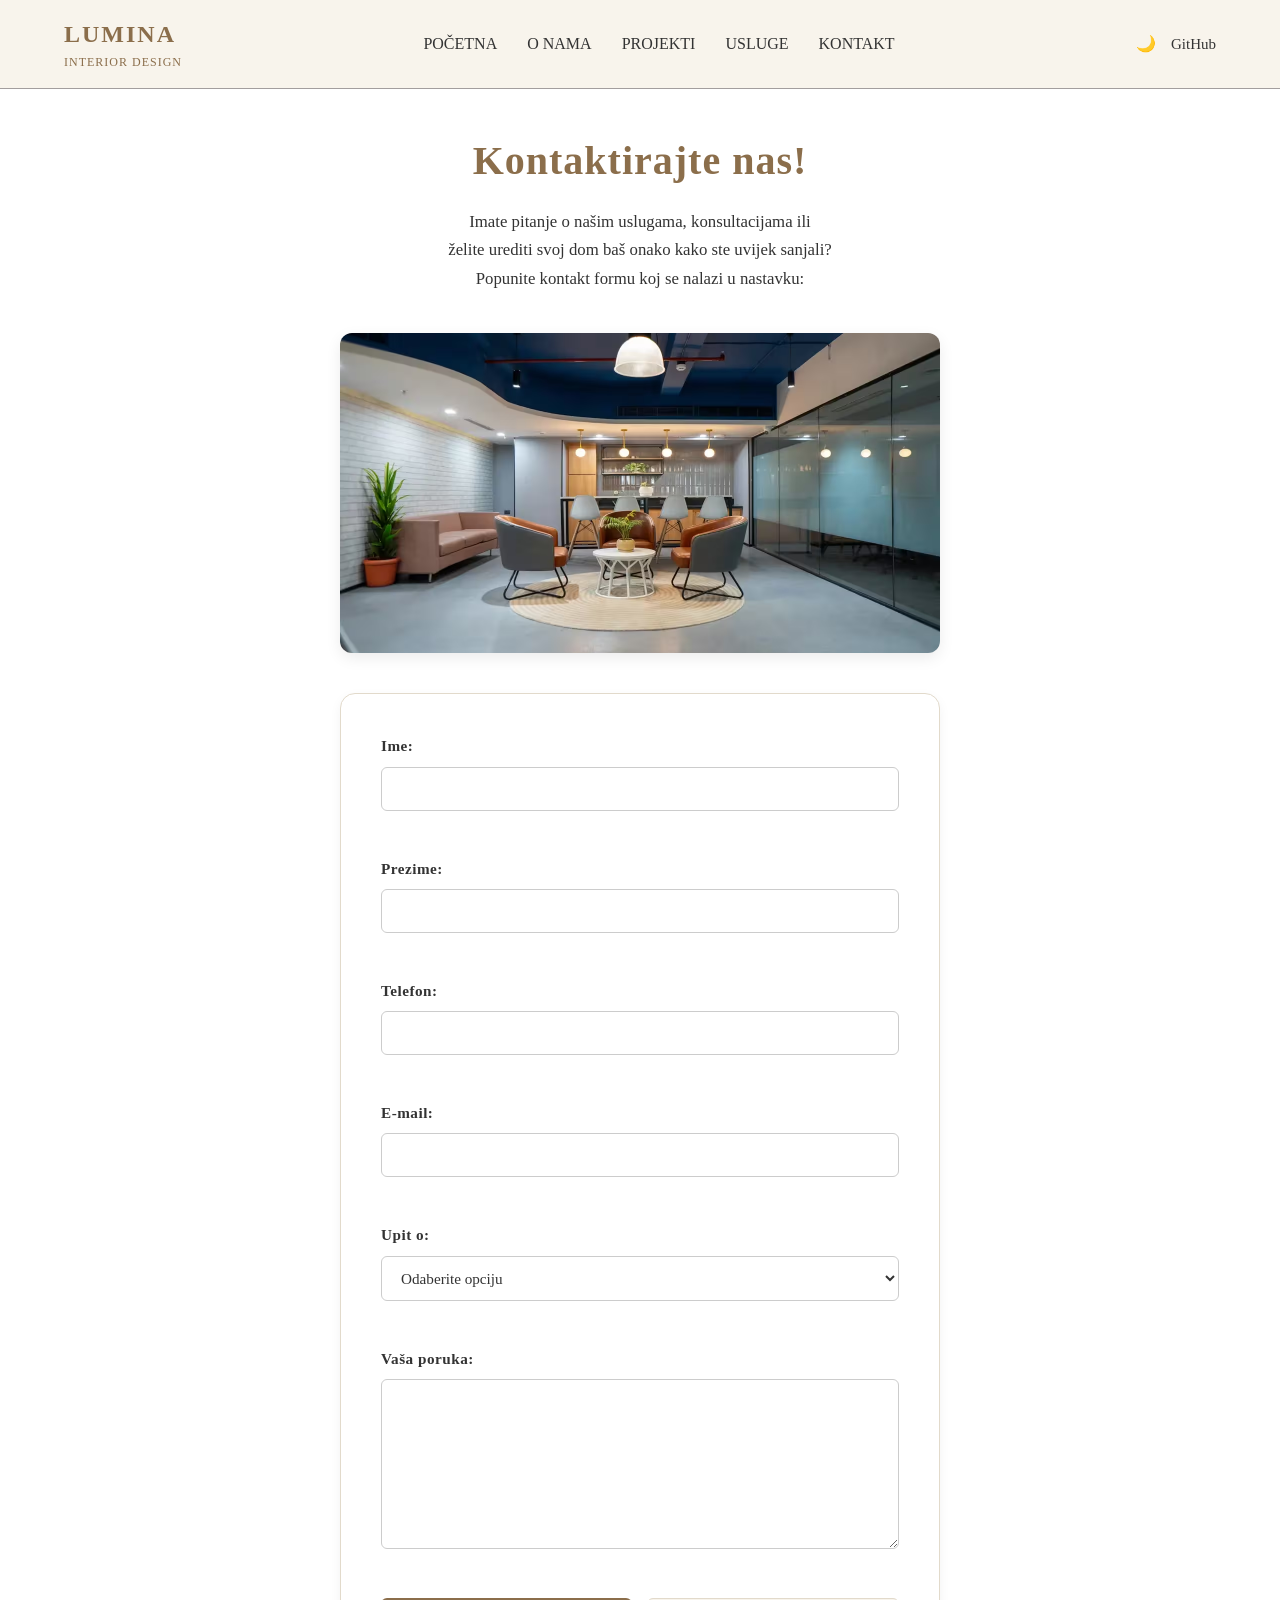
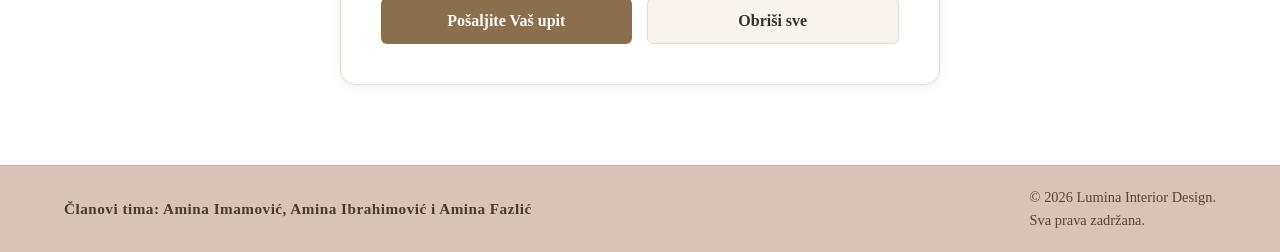
<file: kontakt.html>
<!DOCTYPE html>
<html lang="bs">
<head>
    <meta charset="UTF-8">
    <meta name="viewport" content="width=device-width, initial-scale=1.0">
    <title>Lumina Interior Design | Početna</title>
     <link rel="icon" type="images/png" href="images/logo.png">
    <link rel="stylesheet" href="css/tptpstil.css">
</head>

<body>
    <header>
      <div class="logo">
        LUMINA <span>INTERIOR DESIGN</span>
      </div>

      <nav class="main-nav">
        <ul>
            <li><a href="index.html">POČETNA</a></li>
            <li><a href="index.html">O NAMA</a></li>
            <li><a href="sadrzaj.html">PROJEKTI</a></li>
            <li><a href="sadrzaj.html">USLUGE</a></li>
            <li><a href="kontakt.html">KONTAKT</a></li>
        </ul>
      </nav>
        <ul>
            <li><button id="dark-mode-toggle">🌙</button></li>
            <li><a href="https://github.com/AminaImamovic/Grupa12-TPTP-2026" target="_blank">GitHub</a></li>
         </ul>
    </header>

   <main>
      <section>
    <h1 class="kontakt-naslov">Kontaktirajte nas!</h1>
    <p>Imate pitanje o našim uslugama, konsultacijama ili<br>želite urediti svoj dom baš onako kako ste uvijek sanjali?<br>
       Popunite kontakt formu koj se nalazi u nastavku:</p>
      </section>

      <figure>
      <picture> <!--AI alat Gemini sugerisao da dodam i .webp format slike a nakon predavanja dodala sam i .avif format-->
      <source srcset="images/ured.avif" type="image/avif">
      <source srcset="images/ured.webp" type="image/webp">
      <img src="images/ured.jpg" alt="Naš moderno dizajnirani ured u Tuzli">
      </picture>
      </figure>

      <section> <!--IME-->
       <form id="kontakt-forma" novalidate>

        <div class="polje">
        <label for="ime">Ime:</label>
        <input type="text" id="ime" name="ime">
        <span class="greška" id="greska-ime"></span>
        </div>

             <!--PREZIME-->
        <div class="polje">
        <label for="prezime">Prezime:</label>
        <input type="text" id="prezime" name="prezime">
        <span class="greška" id="greska-prezime"></span>
        </div>
            <!--BR TEL-->
        <div class="polje">
        <label for="telefon">Telefon:</label>
        <input type="text" id="telefon" name="telefon">
        <span class="greška" id="greska-telefon"></span>
        </div>
                <!--E-MAIL-->
        <div class="polje">
        <label for="email">E-mail:</label>
        <input type="email" id="email" name="email">
        <span class="greška" id="greska-email"></span>
        </div>
              <!--MENU-->
        <div class="polje">
        <label for="upit-o">Upit o:</label>
        <select id="upit-o" name="upit-o">
         <option value="">Odaberite opciju</option>
         <option value="usluge">Vrste i cijene usluga</option>
         <option value="konsultacije">Besplatne konsultacije</option>
         <option value="san">Uređenje Vašeg doma</option>
        </select>
        <span class="greška" id="greska-menu"></span>
        </div>
          <!--PORUKA KORISNIKA-->
        <div class="polje">
        <label for="poruka">Vaša poruka:</label>
        <textarea id="poruka" name="poruka" rows="8"></textarea>
        <span class="greška" id="greska-poruka"></span>
        </div>
        <!--DUGMAD-->
        <div class="dugme">
          <button type="submit">Pošaljite Vaš upit</button>
          <button type="reset">Obriši sve</button>
        </div>

       </form> 
      </section>
    <footer>
       <p>Članovi tima: Amina Imamović, Amina Ibrahimović i Amina Fazlić </p>
      <p>&copy; 2026 Lumina Interior Design.<br>Sva prava zadržana.</p></footer>
  </main>
<script src="js/tptpskripte.js"></script>
</body>
</html>
</file>
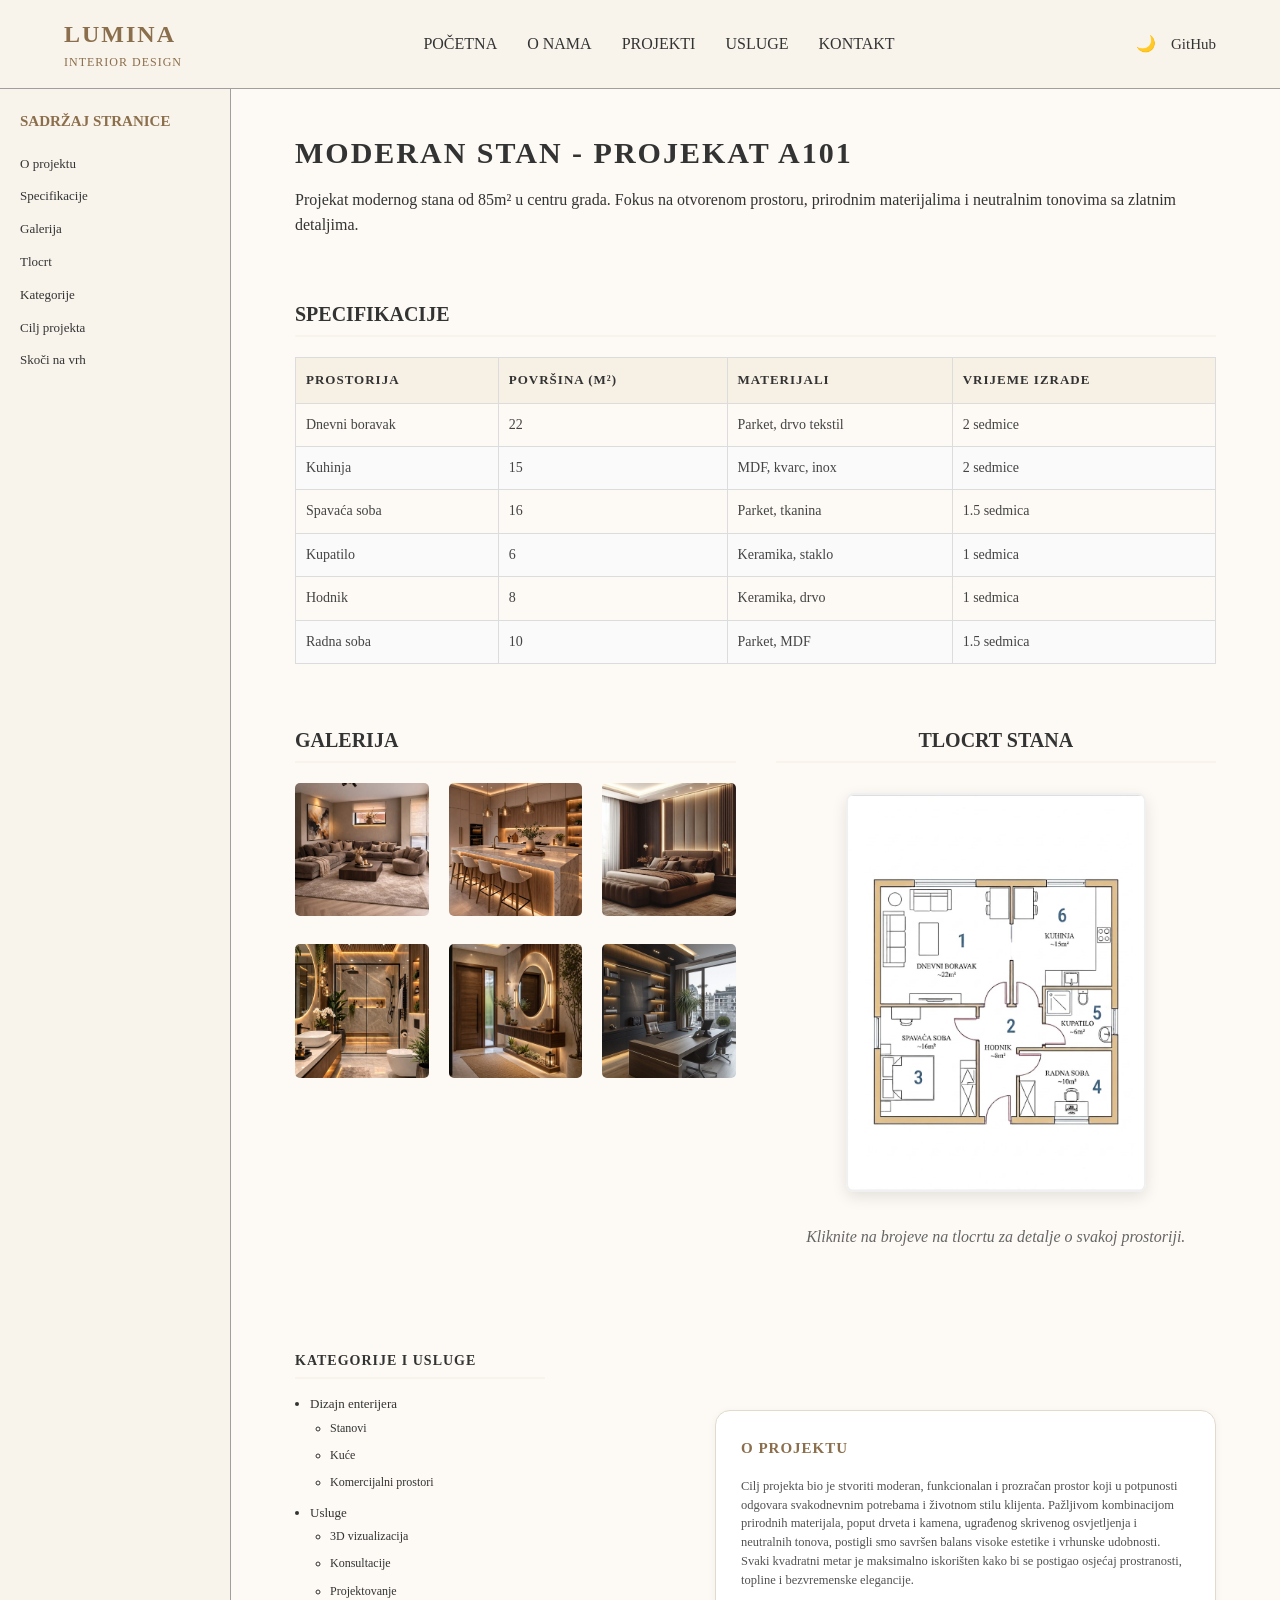
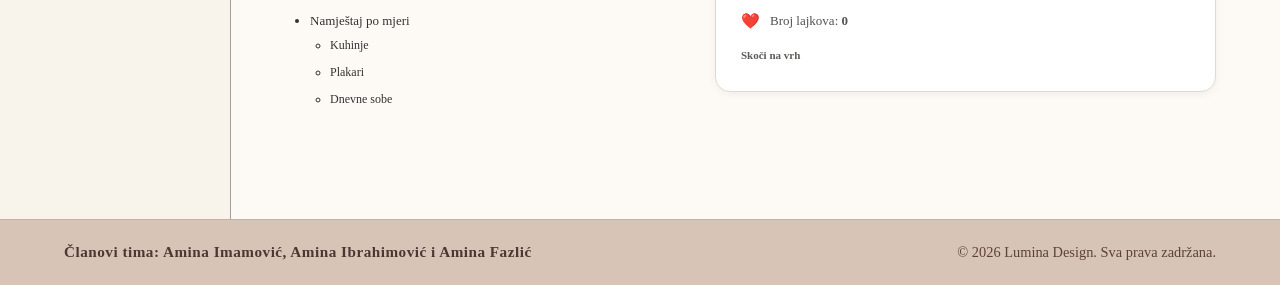
<file: sadrzaj.html>
<!DOCTYPE html>
<html lang="bs">
<head>
    <meta charset="UTF-8">
    <meta name="viewport" content="width=device-width, initial-scale=1.0">
    <title>Lumina Interior Design | Projekat A101</title>
    <link rel="icon" type="images/png" href="images/logo.png">
    <link rel="stylesheet" href="css/tptpstil.css">
</head>

<body id="vrh">
    <header>
      <div class="logo">
        LUMINA <span>INTERIOR DESIGN</span>
      </div>

      <nav class="main-nav">
        <ul>
            <li><a href="index.html">POČETNA</a></li>
            <li><a href="index.html">O NAMA</a></li>
            <li><a href="#specifikacije">PROJEKTI</a></li>
            <li><a href="#kategorije1">USLUGE</a></li>
            <li><a href="kontakt.html">KONTAKT</a></li>
        </ul>

      </nav>
        <ul>
            <!--'aria-label' je dodan na prijedlog AI-ja-->
            <li><button id="dark-mode-toggle" aria-label="Prebaci u tamni režim">🌙</button></li>
            <li><a href="https://github.com/AminaImamovic/Grupa12-TPTP-2026" target="_blank">GitHub</a></li>
         </ul>
    </header>

    <div class="stranica-sadrzaj">

    <!--Interni bookmark linkovi podešeni su uz pomoć AI-ja radi lakše navigacije. -->
    <!--Razumije se da atribut 'href="#specifikacije"' traži element na stranici koji ima jedinstveni 'id="specifikacije"' i automatski skrola ekran do njega-->
    <aside class="lijevo">
        <h3>Sadržaj stranice</h3>
        <nav>
        <ul>
            <li><a href="#o-projektu">O projektu</a></li>
            <li><a href="#specifikacije">Specifikacije</a></li>
            <li><a href="#galerija">Galerija</a></li>
            <li><a href="#tlocrt">Tlocrt</a></li>
            <li><a href="#kategorije1">Kategorije</a></li>
            <li><a href="#cilj-projekta">Cilj projekta</a></li>
            <li><a href="#vrh">Skoči na vrh</a></li>
        </ul>
        </nav>
    </aside>

    <main class="sredina">
    <article id="o-projektu">
        <h2>MODERAN STAN - PROJEKAT A101</h2>
        <p>Projekat modernog stana od 85m² u centru grada. Fokus na otvorenom prostoru, prirodnim materijalima i neutralnim tonovima sa zlatnim detaljima.</p>
    </article>

    <section id="specifikacije">
        <h3>SPECIFIKACIJE</h3>
        <table>
          <thead>
            <tr>
                <th>Prostorija</th>
                <th>Površina (m²)</th>
                <th>Materijali</th>
                <th>Vrijeme izrade</th>
            </tr>
            </thead>
            <tbody>
            <tr>
                <td>Dnevni boravak</td>
                <td>22</td>
                <td>Parket, drvo tekstil</td>
                <td>2 sedmice</td>
            </tr>
            <tr>
                <td>Kuhinja</td>
                <td>15</td>
                <td>MDF, kvarc, inox</td>
                <td>2 sedmice</td>
            </tr>
            <tr>
                <td>Spavaća soba</td>
                <td>16</td>
                <td>Parket, tkanina</td>
                <td>1.5 sedmica</td>
            </tr>
            <tr>
                <td>Kupatilo</td>
                <td>6</td>
                <td>Keramika, staklo</td>
                <td>1 sedmica</td>
            </tr>
            <tr>
                <td>Hodnik</td>
                <td>8</td>
                <td>Keramika, drvo</td>
                <td>1 sedmica</td>
            </tr>
            <tr>
                <td>Radna soba</td>
                <td>10</td>
                <td>Parket, MDF</td>
                <td>1.5 sedmica</td>
            </tr>
            </tbody>
        </table>
    </section>

    <div class="galerija-tlocrt">
        <section id="galerija">
        <h3>GALERIJA</h3>
        <div class="galerija">  
          <picture> 
            <source srcset="images/dnevni_boravak.webp" type="image/webp">
            <img src="images/dnevni_boravak.jpg" alt="Dnevni boravak">
          </picture>
            <img src="images/kuhinja.jpg" alt="Kuhinja">
            <img src="images/spavaca_soba.jpg" alt="Spavaća soba">
            <img src="images/kupatilo.jpg" alt="Kupatilo">
            <img src="images/hodnik.jpg" alt="Hodnik">
            <img src="images/radna_soba.jpg" alt="Radna soba"> 
        </div>
    </section>

    <section id="tlocrt">
        <h3>TLOCRT STANA</h3>
        <img src="images/tlocrt.jpg" usemap="#stanmap" alt="Tlocrt stana A101"> <!--Slika geenerisana putem AI-->
        
        <!--Koordinate za Image Map određene su uz pomoć AI-ja-->
        <map name="stanmap">
            <area shape="circle" coords="120,145,25" href="#specifikacije" alt="Dnevni boravak">
            <area shape="circle" coords="200,125,25" href="#specifikacije" alt="Kuhinja">
            <area shape="circle" coords="80,270,25" href="#specifikacije" alt="Spavaća soba">
            <area shape="circle" coords="250,200,25" href="#specifikacije" alt="Kupatilo">
            <area shape="circle" coords="165,210,25" href="#specifikacije" alt="Hodnik">
            <area shape="circle" coords="250,270,25" href="#specifikacije" alt="Radna soba">
        </map>
        <p>Kliknite na brojeve na tlocrtu za detalje o svakoj prostoriji.</p>
      </section>
    </div>

    <div class="kategorije1-cilj">
    <section id="kategorije1">
    <h3>KATEGORIJE I USLUGE</h3>
    <ul>
        <li>Dizajn enterijera
        <ul>
            <li>Stanovi</li>
            <li>Kuće</li>
            <li>Komercijalni prostori</li>
        </ul>
      </li>
        <li>Usluge
        <ul>
            <li>3D vizualizacija</li>
            <li>Konsultacije</li>
            <li>Projektovanje</li>            
        </ul>
      </li>
        <li>Namještaj po mjeri
        <ul>
            <li>Kuhinje</li>
            <li>Plakari</li>
            <li>Dnevne sobe</li>
        </ul>
      </li>
    </ul>     
    </section>

    <section id="cilj-projekta" class="cilj-box">
        
        <h3>O projektu</h3>
        <p>Cilj projekta bio je stvoriti moderan, funkcionalan i prozračan prostor koji u potpunosti odgovara svakodnevnim potrebama i životnom stilu klijenta. Pažljivom kombinacijom prirodnih materijala, poput drveta i kamena, ugrađenog skrivenog osvjetljenja i neutralnih tonova, postigli smo savršen balans visoke estetike i vrhunske udobnosti. Svaki kvadratni metar je maksimalno iskorišten kako bi se postigao osjećaj prostranosti, topline i bezvremenske elegancije.</p>
        
        <div class="lajk">
        <button id="lajk-dugme">❤️</button>
        <p>Broj lajkova: <strong id="broj-lajkova">0</strong></p>
        </div>
        
        <div class="vrh">
      <a href="#vrh" class="vrh-link">Skoči na vrh</a>
    </div>
   
    </section>
    </div>
    </main>
    </div>

    <!--Oznaka '©' je generirana uz pomoć AI. -->
    <!--Razumije se da oznaka '©' predstavlja kodiranu sintaksu koju pretraživač automatski prepoznaje i na ekranu ispisuje kao standardni znak za copyright ©.-->
    <footer>
        <p>Članovi tima: Amina Imamović, Amina Ibrahimović i Amina Fazlić </p>
      <p>&copy; 2026 Lumina Design. Sva prava zadržana.</p>
    </footer>

    <script src="js/tptpskripte.js"></script>

    </body>
</html>
</file>
<file: css/tptpstil.css>
/* =========ZAJEDNICKO ZA SVE STRANICE==============*/
:root {
    /*Boje za tekst i pozadinu*/
    --glavna-boja: #8b6e4b;
    --tekst-boja: #333333;
    --pozadina-boja: #ffffff;
    --svijetla-boja: #f8f4ec;

    /*Fontovi i razmaci*/
    --glavni-font: 'Georgia', 'Times New Roman', sans-serif;
    --razmak: 20px;
}


/* Resetovanje margina i definisanje osnovne tipografije */
* {
    margin: 0;
    padding: 0;
    box-sizing: border-box;
}

body {
    font-family: var(--glavni-font);
    background-color: var(--pozadina-boja);
    color: var(--tekst-boja);
    line-height: 1.6;
}


/* ANIMACIJE (@keyframes) */
/*CSS animacija za naslov kreirana uz pomoć AI */
@keyframes pojavljivanje {
    from {
        opacity: 0;
        transform: translateY(20px);
    }
    to {
        opacity: 1;
        transform: translateY(0);
    }
}


/* ZAJEDNICKI HEADER, NAVIGACIJA I FOOTER */
header {
    display: flex;
    justify-content: space-between;
    align-items: center;
    padding: 15px 5%;
    background-color: var(--svijetla-boja);
    border-bottom: 1px solid #a39e9e;
}
.main-nav ul {
    display: flex;
    list-style: none;
    gap: 30px;
}
.main-nav a {
    text-decoration: none;
    color: var(--tekst-boja);
    font-weight: 500;
    transition: 0.3s ease;
}
.main-nav a:hover {
    color: var(--glavna-boja);
}
.logo {
    font-size: 24px;
    font-weight: bold;
    letter-spacing: 2px;
    color: var(--glavna-boja);
}

.logo span {
    font-size: 12px;
    display: block;
    color: var(--glavna-boja);
    font-weight: normal;
    letter-spacing: 1px;
}

header>ul {
    display: flex;
    gap: 15px;
    list-style: none;
    align-items: center;
}
header>ul a {
    text-decoration: none;
    color: var(--tekst-boja);
    font-size: 15px;
    transition: 0.3s ease;
}
header>ul a:hover {
    color: var(--glavna-boja);
}
#dark-mode-toggle {
    background: none;
    border: none;
    cursor: pointer;
    font-size: 1rem;
}
body.dark-mode{
    --pozadina-boja: #1a1a1a;
    --tekst-boja: #f5f5f5;
    --svijetla-boja: #2d2a26;
}

footer {
    background-color: #d7c4b7; 
    color: #4b3832;            
    padding: 20px 5%;          
    font-size: 0.95rem;
    border-top: 1px solid #c5b0a3;
    
    
    display: flex;
    justify-content: space-between; 
    align-items: center;            
}
footer p {
    margin: 0; 
}
footer p:first-child {
    font-weight: bold;
    letter-spacing: 0.5px;
}
footer p:last-child {
    font-size: 0.9rem;
    color: #5d4037; 
}

/*=================STRANICA SADRŽAJ===================*/


/* Tamni režim */
body.dark-mode .sredina {
    background-color: #22201e;
    border-left: 1px solid #444;
}
body.dark-mode .cilj-box, body.dark-mode th {
    background-color: #2d2a26;
    color: #f5f5f5;
    border-color: #555;
}
body.dark-mode .cilj-box p {
    color: #cfcaca;
}
body.dark-mode .cilj-box p {
    color: #8f8e8e
}
body.dark-mode td {
    border-color: #444;
    color: #ddd;
}
body.dark-mode table tr:nth-child(even){
    background-color: #282523;
}
body.dark-mode table tr:hover{
    background-color: #38332e;
}

.stranica-sadrzaj {
    background-color: var(--svijetla-boja);
    display: flex;
    justify-content: space-between;
    align-items: stretch;
    gap: 0;
    min-height: 100vh;
}


/*Centralni dio (Main) */
.sredina {
    flex: 1;
    padding: 40px 5%;
    background-color: #fdfaf5;
    min-width: 0;
    border-left: 1px solid #a39e9e;
}
.sredina section, .sredina article{
    margin-bottom: 60px;
}
.sredina h2{
    color: var(--tekst-boja);
    font-size: 30px;
    letter-spacing: 2px;
    margin-bottom: 10px;
    animation: pojavljivanje 2.0s ease-out;
}
.sredina h3{
    color: var(--tekst-boja);
    font-size: 20px;
    border-bottom: 2px solid var(--svijetla-boja);
    margin-bottom: 20px;
    padding-bottom: 5px;
}


/* Tabela sa specifikacijama */
table {
    border-collapse: collapse;
    width: 100%;
    max-width: 1000px;
    margin-left: auto;
    margin-right: auto;
    margin-bottom: 30px;
    background-color: transparent;
    table-layout: auto;
}
th {
    background-color: #f7f0e5;
    color: var(--tekst-boja);
    border: 1px solid #dcdcdc;
    padding: 12px 10px;
    text-align: left;
    text-transform: uppercase;
    letter-spacing: 1px;
    font-size: 13px;
}
td{
    padding: 10px;
    border:1px solid #dcdcdc;
    color: #444;
    font-size: 14px;
    text-align: left;
}
table tr:nth-child(even){
    background-color: #fafafa;
}
table tr:hover{
    background-color: #f1ede7;
    transition: 0.3s;
}


/* Galerija i tlocrt (CSS Grid i Image Map) */
.galerija-tlocrt{
    display: flex;
    gap: 40px;
    align-items: flex-start;
    margin-top: 40px;
    width: 100%;
}

#galerija {
    flex: 1;
}
.galerija {
    display: grid;
    grid-template-columns: repeat(3, 1fr);
    gap: 20px;
}
.galerija img {
    width: 100%;
    max-width: 200px;
    aspect-ratio: 1 / 1;
    object-fit: cover;
    border-radius: 5px;
    transition: transform 0.3s ease;
}
.galerija img:hover{
    transform:scale(1.05);
    cursor: pointer;
}

area {
    cursor: pointer;
}

#tlocrt {
    flex: 1;
    text-align: center;
    position: relative;
    z-index: 10;
}
#tlocrt img {
    max-width: 300px;
    width: 100%;
    height: auto;
    object-fit: cover;
    border: 2px solid #f0f0f0;
    box-shadow: 0 5px 15px rgba(0,0,0,0.1);
    margin: 10px auto;
    border-radius: 8px;
    transition: transform 0.3s ease, box-shadow 0.3s ease, border-color 0.3s ease;
}
#tlocrt img:hover {
    transform: scale(1.03);
    box-shadow: 0 10px 25px rgba(0, 0, 0, 0.15);
    border-color: var(--glavna-boja);
}
#tlocrt p {
    font-style: italic;
    color: #666;
    margin-top: 15px;
}


/* Kategorije i cilj projekta (Sa lajk opcijom) */
.kategorije1-cilj {
    display: flex;
    gap: 170px;
    align-items: flex-start;
    justify-content: flex-start;
    margin-top: 40px;
    width: 100%;
    max-width: 1000px;
}
#kategorije1{
    flex: 0 1 auto;
    min-width: 250px;
}
#kategorije1 h3{
    font-size: 14px;
    letter-spacing: 1px;
    margin-bottom: 15px;
}
#kategorije1 ul {
    padding-left: 15px;
    font-size: 13px;
}
#kategorije1 ul li {
    margin-bottom: 8px;
}
#kategorije1 ul li ul {
    padding-left: 20px;
    font-size: 12px;
    margin-top: 4px;
    margin-bottom: 10px;
}

.cilj-box{
    flex: 0 1 600px;
    background-color: #ffffff;
    padding: 25px;
    display:flex;
    flex-direction:column;
    justify-content: space-between;
    border-radius: 15px;
    min-height: 200px;
    border: 1px solid #e2dacb;
    margin-top: 60px;
    box-shadow: 0 2px 8px rgba(0, 0, 0, 0.05);
    transform: translateY(0);
    transition: transform 0.3s ease, box-shadow 0.3s ease, border-color 0.3s ease;
}
.cilj-box:hover {
    transform: translateY(-5px);
    box-shadow: 0 8px 20px rgba(139, 110, 75, 0.15);
    border-color: var(--glavna-boja);
    cursor: pointer;
}

.cilj-box h3 {
    text-transform: uppercase;
    font-size: 15px;
    letter-spacing: 1px;
    margin-bottom: 12px;
    border-bottom: none !important; 
    color: var(--glavna-boja);
}
.cilj-box p{
    font-size:12.5px;
    color: #535252;
    line-height: 1.5;
    margin-bottom: 15px;
}
.cilj-box .vrh {
    margin-top: auto;
    text-align: left;
    padding-top: 10px;
}

.vrh-link {
    text-decoration: none;
    font-family: var(--glavni-font);
    color: #5e5a5a;
    font-size: 11px;
    font-weight: bold;
    transition: color 0.3s ease;
}
.vrh-link:hover{
    color: var(--glavna-boja);
}


/*Bočni meni (Aside) */
aside.lijevo {
    flex: 0 0 230px;
    padding: 20px;
    border-right: none;
    position: sticky;
    top: 5px;
    align-self: flex-start;
}
aside.lijevo h3 {
    color: var(--glavna-boja);
    font-size: 15px;
    margin-bottom: 15px;
    text-transform: uppercase;
}
aside.lijevo ul {
    font-size: 13px;
    list-style: none;
}
aside.lijevo a {
    text-decoration: none;
    color: var(--tekst-boja);
    display: block;
    padding: 6px 0;
    transition: 0.3s ease;
}
aside.lijevo a:hover {
    color: var(--glavna-boja);
    padding-left: 10px;
}

.lajk {
    margin-top:7px;
    display:flex;
    align-items: center;
    gap: 10px;
}

#lajk-dugme {
    background: none;
    border: none;
    font-size: 15px;
    cursor: pointer;
    transition: transform 0.2s ease;
    padding: 0;
}
#lajk-dugme:hover{
    transform: scale(1.2);
}
#lajk-dugme:active {
    transform: scale(0.9);
}
.lajk p {
    font-size: 13px;
    color: #535252;
    margin-bottom: 0;
}


/*===============STRANICA INDEX===========*/
/* Tamni režim */
body.dark-mode {
    background-color: #22201e;
    color: #ffffff;
}
body.dark-mode .o-nama, 
body.dark-mode .proces-rada,
body.dark-mode section.projekti {
    background-color: #22201e;
    color: #ffffff;
}
body.dark-mode .o-nama-tekst p {
    color: #eaddca;
    line-height: 1.7;
    font-size: 1.05rem;
}
body.dark-mode header {
    background-color: #1a1917;
    border-bottom: 1px solid #383532;
}
body.dark-mode .main-nav ul li a {
    color: #ffffff;
}
body.dark-mode .faza-rada {
    background-color: #a19c98; 
}
body.dark-mode .faza-rada p {
    color: #ffffff;
}
body.dark-mode .projekti-grid .projekt-kartica {
    background-color: #2e2b29;
    border: 1px solid #383532;
}
body.dark-mode section.projekti h2,
body.dark-mode aside.kategorije h3,
body.dark-mode aside.lokacija h3 {
    color: #f0edea;
}
body.dark-mode .projekt-kartica h4 {
    color: #f0edea; 
}
body.dark-mode .projekt-kartica p {
    color: #eaddca; 
}
body.dark-mode aside.kategorije,
body.dark-mode aside.lokacija {
    background-color:  #22201e;
    color: #f0edea;
}
body.dark-mode aside.kategorije ul li,
body.dark-mode .kontakt-info p {
    color: #f0edea;
}
body.dark-mode footer {
    background-color: #161514;
    color: #a19c98;
}

html {
    scroll-behavior: smooth; 
}
.hero {
    height: 80vh;
    background-image: linear-gradient(rgba(0, 0, 0, 0.5), rgba(0, 0, 0, 0.5)), 
        url("../images/hero_pozadina.jpg");
     background-size: cover;
     background-position: center;
     display: flex;
     flex-direction: column;
     justify-content: center;
     align-items: flex-start;
     text-align: left;
     padding-left: 10%;
}   
.hero h1 {
    font-size: 4rem;
    color: #d1d1d1;
    margin-bottom: var(--razmak);
    letter-spacing: 2px;
    overflow-wrap: break-word;
}
.hero p {
    font-size: 1.5rem;
    margin-bottom:30px;
    max-width: 600px;
    color: rgba(255, 255, 255, 0.9);
}
.btn-hero {
    display: inline-block;
    padding: 12px 30px;
    background-color: var(--glavna-boja);
    color: #f5f5f5;
    text-decoration: none;
    border-radius: 5px;
    transition: 0.3s ease;
}
.btn-hero:hover {
    background-color:#6d563a;
    transform: translateY(-3px);
}

.o-nama {
    padding: 80px 10%; 
    background-color: #fdfaf5;
}
.o-nama-okvir {
    display: flex;
    align-items: center; 
    gap: 50px;
}
.o-nama-tekst {
    flex: 1; 
}
.o-nama-tekst h2 {
    font-size: 2.5rem;
    color: var(--glavna-boja); 
    margin-bottom: 20px;
    text-transform: none;
}
.o-nama-tekst p {
    line-height: 1.8;
    color: #3d3d3d;
    margin-bottom: 15px;
}
.o-nama-slika {
    flex: 1; 
    display: flex;
    gap: 15px;
    justify-content: center;
    align-items: flex-start;
}
.o-nama-slika img {
    width: 100%;           
    max-width: 280px;      
    height: auto;          
    object-fit: contain;
    border-radius: 10px; 
    box-shadow: 10px 10px 30px rgba(0,0,0,0.1); 
    transition: transform 0.3s ease;
}
.o-nama-slika img:hover {
    transform: scale(1.05);
}

.proces-rada {
    padding: 80px 10%;
    text-align: center;
    background-color: #fdfaf5;
}
.proces-rada h2 {
    margin-bottom: 50px;
    color: var(--glavna-boja);
    font-size: 2rem;
}
.proces-okvir {
    display: flex;
    justify-content: space-between; 
    gap: 30px;
}
.faza-rada {
    flex: 1; 
    padding: 30px;
    background: #ffffff;
    border-radius: 15px;
    box-shadow: 0 5px 15px rgba(0,0,0,0.05);
    transition: transform 0.3s ease;
}
.faza-rada:hover {
    transform: translateY(-10px); 
    border-bottom: 4px solid var(--glavna-boja); 
}
.faza-rada h3 {
    color: #4b3832; 
    margin-bottom: 15px;
    font-size: 1.2rem;
    letter-spacing: 1px;
}
.faza-rada p {
    font-size: 0.95rem;
    line-height: 1.6;
    color: #666; 
}

section.projekti {
    display: flex;
    gap: 30px; 
    padding: 60px 5%;
    background-color: #fdfaf5; 
    align-items: flex-start; 
}
.kategorije { flex: 0 0 250px; }
.lokacija { flex: 0 0 300px; }
main.projekti { flex: 1; }
.kategorije h3 {
    color: #4b3832;
    font-size: 1.1rem;
    letter-spacing: 1px;
    border-bottom: 2px solid #eaddca;
    padding-bottom: 5px;
    margin-bottom: 15px;
}
.kategorije ul {
    list-style: none;
    padding: 0;
    margin-bottom: 35px;
}
.kategorije li {
    padding: 12px 0;
    color: #5d4037;
    border-bottom: 1px solid #eaeaea;
    cursor: pointer;
    transition: 0.3s;
}
.kategorije li:hover {
    color: #eaddca;
    padding-left: 5px;
}
.video-sekcija h3 {
    margin-top: 20px;
}
.video-sekcija h3 {
    margin-top: 20px;
}
.video-sekcija p {
    font-size: 0.9rem;
    margin-bottom: 12px;
    color: inherit; 
}
.video-sekcija iframe {
    width: 100%;
    border-radius: 6px; 
    box-shadow: 0 4px 8px rgba(0, 0, 0, 0.1);
}
main.projekti h2 {
    color: #4b3832;
    text-align: center;
    margin-bottom: 30px;
    letter-spacing: 1px;
}
.projekti-grid {
    display: grid;
    grid-template-columns: repeat(3, 1fr); 
    gap: 25px;
}
.projekt-kartica {
    background: white;
    border-radius: 8px;
    border: 1px solid #eaeaea;
    text-align: center;
    padding-bottom: 20px;
    box-shadow: 0 4px 6px rgba(0,0,0,0.02);
    overflow: hidden;
}
.projekt-kartica img {
    width: 100%;
    height: 260px;     
    object-fit: cover; 
    display: block;
}
.projekt-kartica h4 {
    color: #4b3832;
    margin: 15px 0 5px 0;
    font-size: 1.1rem;
}
.projekt-kartica p {
    color: #777;
    font-size: 0.9rem;
    padding: 0 10px;
    margin-bottom: 15px;
}
.detalji-dugme {
    display: inline-block;     
    background-color: #eaddca; 
    color: #4b3832;           
    border: 1px solid #eaddca; 
    padding: 6px 18px;        
    border-radius: 4px;
    cursor: pointer;
    font-size: 0.8rem;
    font-weight: bold;         
    letter-spacing: 1px;       
    text-decoration: none;     
    transition: 0.3s ease;     
}
.detalji-dugme:hover {
    background-color: #4b3832; 
    color: white;              
    border-color: #4b3832;
}
.projekt-kartica button:hover {
    background-color: #4b3832;
    color: white;
}
.lokacija h3 {
    color: #4b3832;
    font-size: 1.1rem;
    letter-spacing: 1px;
    border-bottom: 2px solid #eaddca;
    padding-bottom: 5px;
    margin-bottom: 15px;
}
.mapa-desno iframe {
    width: 100%;
    height: 300px;
    border-radius: 6px;
    border: none;
    box-shadow: 0 4px 6px rgba(0,0,0,0.02);
}

.animiraj-me {
    opacity: 0;
    transform: translateY(30px);
    transition: opacity 0.6s ease-out, transform 0.6s ease-out;
}
.animiraj-me.prikazi {
    opacity: 1;
    transform: translateY(0);
}
/*===============STRANICA KONTAKT=========*/
/* Stil naslova */
.kontakt-naslov {
    color: var(--glavna-boja);
    font-size: 2.5rem;
    margin-top: 40px;
    margin-bottom: 15px;
    text-align: center;
    letter-spacing: 1px;
    animation: pojavljivanje 1.5s ease-out;
}

main > section:first-of-type p {
    text-align: center;
    max-width: 700px;
    margin: 0 auto 40px auto;
    color: var(--tekst-boja);
    font-size: 1.05rem;
    line-height: 1.7;
    padding: 0 15px;
}

/* Uređivanje slike ureda */
figure {
    max-width: 600px;
    margin: 0 auto 40px auto;
    border-radius: 12px;
    overflow: hidden;
    box-shadow: 0 5px 15px rgba(0, 0, 0, 0.08);
    transition: transform 0.3s ease;
    padding: 0;
}

figure:hover {
    transform: scale(1.01);
}

figure img {
    width: 100%;
    height: 320px;
    object-fit: cover;
    display: block;
}

/* Kontakt forma */
#kontakt-forma {
    max-width: 600px;
    margin: 0 auto 80px auto;
    background-color: #ffffff;
    padding: 40px;
    border-radius: 15px;
    border: 1px solid #e2dacb;
    box-shadow: 0 4px 12px rgba(0, 0, 0, 0.05);
    transition: background-color 0.3s ease, border-color 0.3s ease;
}

.polje {
    display: flex;
    flex-direction: column;
    margin-bottom: 22px;
}

.polje label {
    font-size: 0.95rem;
    font-weight: bold;
    color: var(--tekst-boja);
    margin-bottom: 8px;
    letter-spacing: 0.5px;
}

/* Stilovi za unose i efekti */
.polje input, 
.polje select, 
.polje textarea {
    padding: 12px 15px;
    font-family: var(--glavni-font);
    font-size: 0.95rem;
    border: 1px solid #cccccc;
    border-radius: 6px;
    background-color: var(--pozadina-boja);
    color: var(--tekst-boja);
    transition: border-color 0.3s ease, box-shadow 0.3s ease;
}
.polje input:focus, 
.polje select:focus, 
.polje textarea:focus {
    outline: none;
    border-color: var(--glavna-boja);
    box-shadow: 0 0 0 3px rgba(139, 110, 75, 0.15);
}

/* Poruke o greškama */
.greška {
    color: #b32b2b;
    font-size: 0.85rem;
    margin-top: 6px;
    font-weight: 500;
    display: block;
    min-height: 18px;
}

/* Dugmad submit i reset */
.dugme {
    display: flex;
    gap: 15px;
    margin-top: 25px;
}

.dugme button {
    flex: 1;
    padding: 13px 20px;
    font-family: var(--glavni-font);
    font-size: 1rem;
    font-weight: bold;
    border: none;
    border-radius: 6px;
    cursor: pointer;
    transition: all 0.3s ease;
}

.dugme button[type="submit"] {
    background-color: var(--glavna-boja);
    color: #ffffff;
}

.dugme button[type="submit"]:hover {
    background-color: #6d563a;
    transform: translateY(-2px);
}

.dugme button[type="reset"] {
    background-color: var(--svijetla-boja);
    color: var(--tekst-boja);
    border: 1px solid #e2dacb;
}

.dugme button[type="reset"]:hover {
    background-color: #eaddca;
    color: #4b3832;
    transform: translateY(-2px);
}

.dugme button:active {
    transform: translateY(0);
}

/* Tamni režim */
body.dark-mode #kontakt-forma {
    background-color: #4e4a46;
    border-color: #444444;
    box-shadow: 0 4px 15px rgba(0, 0, 0, 0.3);
}

body.dark-mode .greška {
    color: #ff6b6b;
}

body.dark-mode .dugme button[type="reset"] {
    border-color: #444444;
}

/* RESPONZIVNI DIZAJN (Media Queries) */
/* 1. DESKTOP (900px-1250px) */
@media (min-width: 901px) and (max-width: 1250px) { 
   .galerija-tlocrt {
        display: flex;
        flex-direction: row;
        justify-content: space-between;
        align-items: flex-start;
        gap: 30px;
        width: 100%;
   }
   #tlocrt{
        flex: 1;
        max-width: 50%;
        width: 50%;
   }
    .galerija{
        display: grid;
        grid-template-columns: repeat(3, 1fr);
        gap: 15px;
    }
   #tlocrt img{
        width: 100%;
        height: auto;
        display: block;
   }
   .galerija img {
    width: 100%;
    height: 200px;
    object-fit: cover;
    display: block;
   }

    /* index */
   section.projekti {
        flex-direction: column;
        align-items: stretch;
        gap: 40px;
        padding: 40px 8%;
    }
    .kategorije {
        flex: auto;
        width: 100%;
        text-align: center;
    }
    .kategorije h3 {
        text-align: center;
        display: inline-block;
        border-bottom: 2px solid #eaddca;
        margin-bottom: 20px;
    }
    .kategorije ul {
        display: flex;
        justify-content: center;
        flex-wrap: wrap;
        gap: 20px;
    }
    .kategorije li {
        border-bottom: none; 
        padding: 5px 10px;
        font-size: 0.95rem;
    }
    .kategorije li:hover {
        padding-left: 10px; 
    }
    .video-sekcija {
    display: block; 
    width: 100%;    
    text-align: center; 
    margin-top: 20px;   
   }
    .video-sekcija iframe,
    .video-sekcija video {
    width: 100%;      
    max-width: 700px; 
    height: 380px;    
    border-radius: 8px; 
    display: block;
    margin: 0 auto;   
   }
    main.projekti {
        width: 100%;
    }
    .projekti-grid {
        gap: 25px;
    }
    .lokacija {
        flex: auto;
        width: 100%;
        text-align: center;
    }
    .mapa-desno iframe {
        max-width: 100%;
        width: 600px;
    }
}



/* 2. TABLET (600px - 900px) */
@media (max-width: 900px) and (min-width: 600px) {

    header {
        display: flex;
        flex-direction: row;
        justify-content: space-between; 
        flex-wrap: wrap;
        align-items: center;
        padding: 15px 20px;
        gap: 15px;
        border-bottom: 1px solid var(--border-color, #939597);
    }

    header .logo, header h1 {
        font-size: 22px;
        margin: 0;
    }

    .main-nav ul {
        display: flex;
        flex-direction: row;
        flex-wrap: wrap;
        align-items: center;
        gap: 12px; 
        padding: 0;
        margin: 0;
        list-style: none;
    }
    .main-nav ul li a {
        font-size: 15px;
        padding: 5px 8px;
    }

    .kategorije1-cilj {
        display: flex;
        flex-direction: column;       
        gap: 20px;                 
        width: 100%;
        max-width: 100%;
        margin-top: 20px;
    }

    #kategorije1, .cilj-box, .kategorije1-cilj > div {
        flex: 1;
        width: 100%;
        max-width: 100%;
        padding: 25px;       
        border-radius: 12px;
        margin: 0; 
        align-items: center;
    }


    .galerija { 
        grid-template-columns: repeat(2, 1fr);
        gap: 25px; 
        margin-top: 25px;
    }
    
    .galerija img {
        width: 100%;
        border-radius: 12px;
        box-shadow: 0 4px 12px rgba(0, 0, 0, 0.06);
    }
    
    .sredina {
        padding: 0 25px;
    }

    table {
        display: block;
        overflow: auto;
        white-space: nowrap;
        width: 100%;
        margin-top: 25px;
        border-collapse: separate;
        border-spacing: 0;
        border-radius: 8px;
        border: 1px solid var(--border-color, #eef0f2);
    }

    th, td {
        padding: 12px 16px;
    }

    /* index */
   .o-nama-okvir {
        flex-direction: column;
        gap: 30px;
    }
    .o-nama-tekst, .o-nama-slika {
        width: 100%;
        text-align: center;
    }
    .o-nama-slika {
        justify-content: center;
    }
    .o-nama-slika img {
        max-width: 45%; 
    }
    .proces-okvir {
        flex-wrap: wrap;
        justify-content: center;
        gap: 20px;
    }
    .faza-rada {
        flex: 1 1 40%;
        min-width: 240px;
    }
    section.projekti {
        flex-direction: column;
        align-items: stretch;
        gap: 30px;
    }
    .kategorije {
        width: 100%;
        text-align: center;
    }
    .kategorije h3 {
        text-align: center;
        display: inline-block;
        border-bottom: 2px solid;
        margin-bottom: 20px;
    }
    .kategorije ul {
        display: flex;
        justify-content: center;
        flex-wrap: wrap;
        gap: 20px;
        margin-bottom: 0;
    }
    .kategorije li {
        border-bottom: none; 
        padding: 5px 10px;
        font-size: 0.95rem;
    }
    .kategorije li:hover {
        padding-left: 10px; 
    }
    .video-sekcija {
    display: block;    
    width: 100%;       
    text-align: center;
    margin-top: 15px;  
   }
   .video-sekcija iframe,
   .video-sekcija video {
    width: 90%;        
    max-width: 550px; 
    height: 300px;    
    border-radius: 6px;
    display: block;
    margin: 0 auto;    
    }
    .lokacija {
        width: 100%;
        text-align: center;
    }
    .lokacija h3 {
        text-align: center;
        display: inline-block;
    }
    .mapa-desno iframe {
        max-width: 100%;
        width: 600px;
    }
}


/* 3. MOBITEL (<600px) */
@media (max-width: 599px) {

    header {
        flex-direction: column;
        align-items: center;
        text-align: center;
        padding: 15px 10px;
        gap: 15px;
    }
    header .logo, header h1 {
        font-size: 26px;
        margin: 0;
        letter-spacing: 1px;
    }

    .main-nav {
        width: 100%;
    }
    .main-nav ul {
        display: flex;
        flex-direction: row;
        flex-wrap: wrap;
        justify-content: center;
        align-items: center;
        gap: 12px;
        padding: 0;
        margin: 0;
        list-style: none;
    }
    .main-nav ul li {
        margin: 0;
    }
    .main-nav ul li a {
        font-size: 15px;
        padding: 6px 10px;
        display: inline-block;
        font-weight: 500;
        text-decoration: none;
    }
    
    .stranica-sadrzaj, .galerija-tlocrt, .kategorije1-cilj {
        flex-direction: column;
        align-items: center;
        gap: 30px;
        width:100%;
    }
    
    .sredina {
        width: 100%;
        max-width: 100%;
        border-top: 1px solid #a39e9e;
        border-left: none;
        margin-top: 0;
        padding-top: 20px;
        padding-left: 0;
        padding-right: 0;
    }
    .sredina h1 {
        font-size: 15px;
    }
    .sredina p {
        font-size: 15px;
        padding-left: 15px;
        padding-right: 15px;
    }
    
    .sredina h2, .sredina h3{
        padding-left: 15px;
        padding-right: 15px;
    }

    
    aside.lijevo {
        position: sticky;
        top: 0;
        z-index: 999;
        background: var(--svijetla-boja) ;
        flex: none;
        width: 100%;
        text-align: center;
        padding-bottom: 10px;
        margin-bottom: 0;
        border-bottom: none

    }
    
    aside.lijevo ul {
        display: flex;
        flex-wrap: wrap;
        justify-content: center;
        gap: 10px;
        padding: 0;
        margin: 0;
        list-style: none;
    }
    .projekti-grid {
        grid-template-columns: 1fr; 
    }
    .galerija { 
        grid-template-columns: 1fr;
        justify-items: center;
        width: 100%;
        gap: 20px;
    }
    
    .cilj-box { 
        flex: none;
        width: 90%; 
        max-width: 90%; 
        margin: 0 auto;
        padding: 20px;
        border-radius: 12px;
    }
    
    table {
        display: block;
        overflow-x: auto;
        white-space: nowrap;
        width: 90%;
        margin: 0, auto;
    }
    th, td {
        padding: 12px 16px;
    }

    .kontakt-naslov {
        font-size: 2rem;
        margin-top: 25px;
    }
    
    #kontakt-forma {
        padding: 25px 20px;
        margin-bottom: 50px;
        width: 95%;
    }
    
    figure {
        width: 95%;
    }
    
    figure img {
        height: 220px;
    }
    
    .dugme {
        flex-direction: column;
        gap: 10px;
    }

    /* index */
    header {
        flex-direction: column;
        gap: 15px;
        text-align: center;
    }
    .hero {
        padding-left: 5%;
        text-align: center;
        align-items: center;
    }
    .hero h1 {
        font-size: 2.2rem;
    }
    .hero p {
        font-size: 1.1rem;
    }
    .o-nama-okvir {
        flex-direction: column;
        gap: 25px;
    }
    .o-nama-slika {
        flex-direction: column; 
        align-items: center;
    }
    .o-nama-slika img {
        width: 100%;
        max-width: 280px;
    }
    .proces-okvir {
        flex-direction: column;
        gap: 20px;
    }
    section.projekti {
        flex-direction: column;
        gap: 30px;
    }
    .kategorije {
        width: 100%;
        text-align: center;
    }
    .kategorije ul {
        display: flex;
        flex-wrap: wrap;
        justify-content: center;
        gap: 15px;
        margin-bottom: 0;
    }
    .kategorije li {
        border-bottom: none; 
        padding: 5px 10px;
        font-size: 0.9rem;
    }
    .projekti-grid {
        grid-template-columns: 1fr;
    }
    .video-sekcija {
    display: block;    
    width: 100%;       
    text-align: center;
    margin-top: 10px;  
    padding: 0 5%;     
    }
    .video-sekcija iframe,
    .video-sekcija video {
    width: 100%;       
    max-width: 100%;   
    height: 210px;    
    border-radius: 6px;
    display: block;
    margin: 0 auto;    
    }
    .mapa-desno iframe {
        height: 230px;
    }
    footer {
        font-size: 12px;
        text-align: center;
    }
}
</file>
